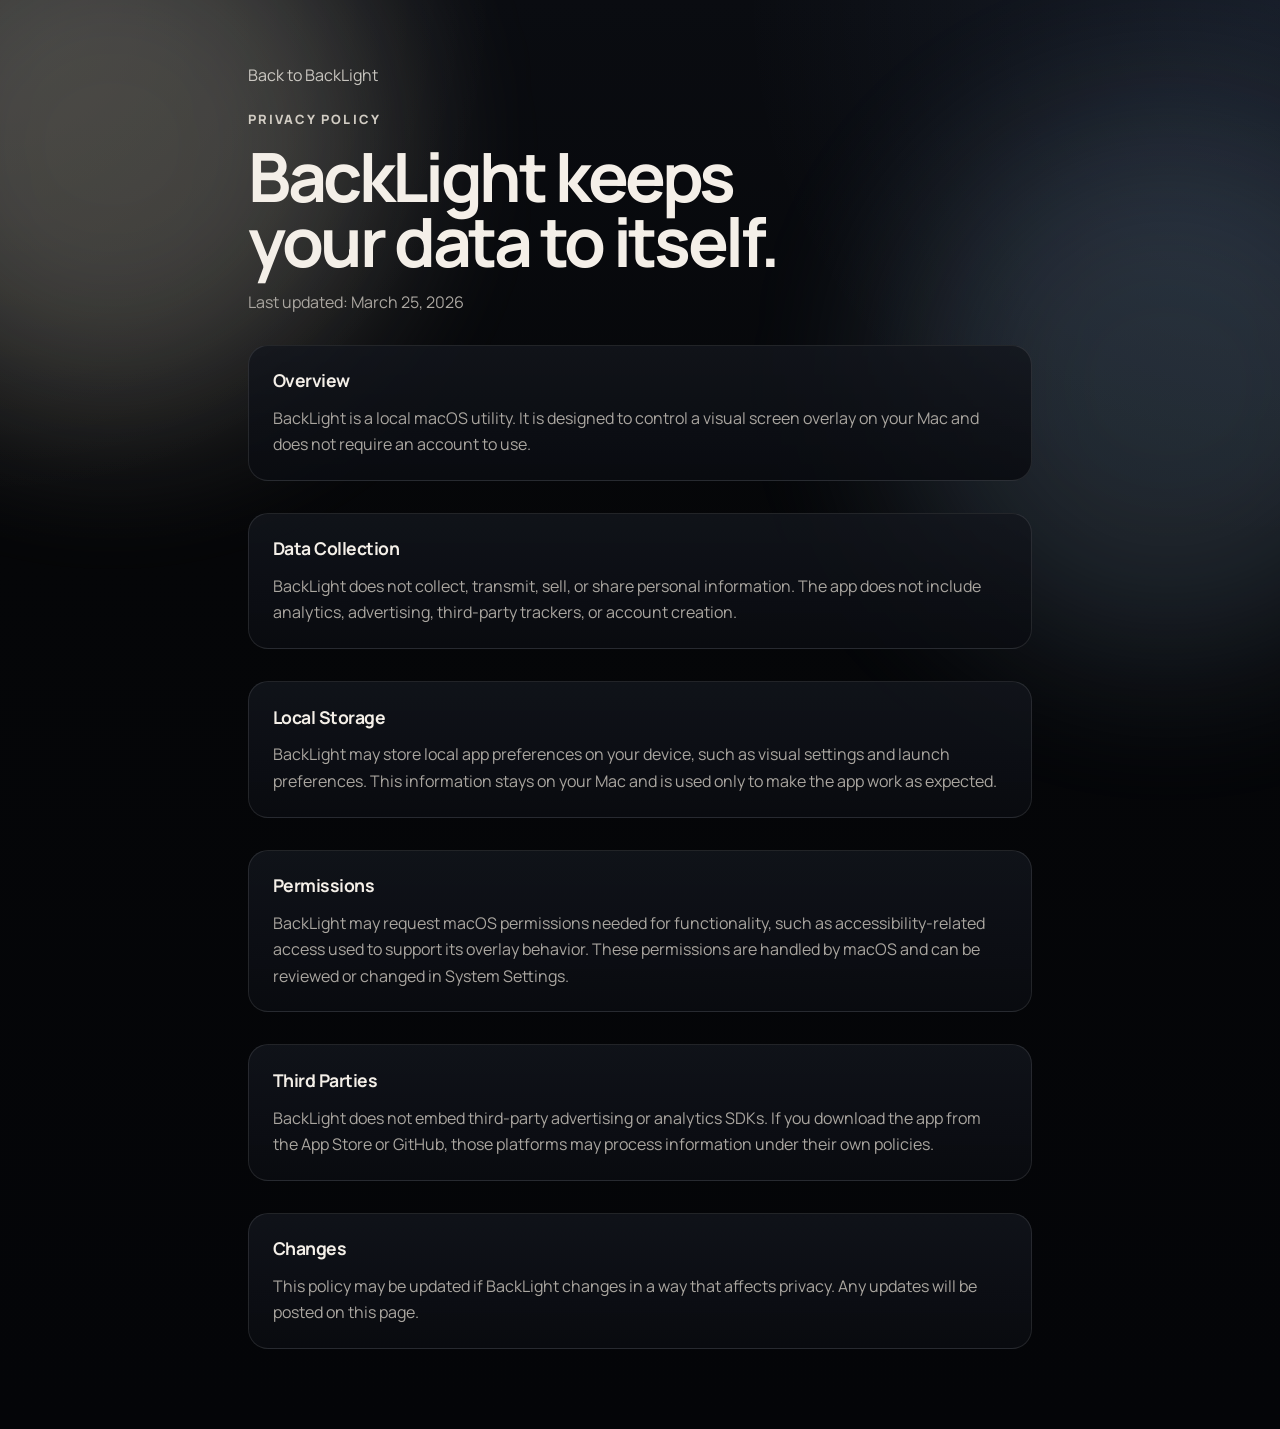
<file: privacy.html>
<!doctype html>
<html lang="en">
  <head>
    <meta charset="utf-8" />
    <meta name="viewport" content="width=device-width, initial-scale=1" />
    <title>BackLight Privacy Policy</title>
    <meta
      name="description"
      content="Privacy Policy for the BackLight macOS app."
    />
    <link rel="icon" type="image/png" href="./icon_128x128.png" />
    <link rel="preconnect" href="https://fonts.googleapis.com" />
    <link rel="preconnect" href="https://fonts.gstatic.com" crossorigin />
    <link
      href="https://fonts.googleapis.com/css2?family=Manrope:wght@400;500;700;800&display=swap"
      rel="stylesheet"
    />
    <link rel="stylesheet" href="./styles.css" />
  </head>
  <body>
    <div class="page-glow page-glow--left" aria-hidden="true"></div>
    <div class="page-glow page-glow--right" aria-hidden="true"></div>
    <main class="policy">
      <a class="policy__back" href="./index.html">Back to BackLight</a>
      <p class="policy__eyebrow">Privacy Policy</p>
      <h1>BackLight keeps your data to itself.</h1>
      <p class="policy__updated">Last updated: March 25, 2026</p>

      <section class="policy__section">
        <h2>Overview</h2>
        <p>
          BackLight is a local macOS utility. It is designed to control a visual screen
          overlay on your Mac and does not require an account to use.
        </p>
      </section>

      <section class="policy__section">
        <h2>Data Collection</h2>
        <p>
          BackLight does not collect, transmit, sell, or share personal information.
          The app does not include analytics, advertising, third-party trackers, or
          account creation.
        </p>
      </section>

      <section class="policy__section">
        <h2>Local Storage</h2>
        <p>
          BackLight may store local app preferences on your device, such as visual
          settings and launch preferences. This information stays on your Mac and is
          used only to make the app work as expected.
        </p>
      </section>

      <section class="policy__section">
        <h2>Permissions</h2>
        <p>
          BackLight may request macOS permissions needed for functionality, such as
          accessibility-related access used to support its overlay behavior. These
          permissions are handled by macOS and can be reviewed or changed in System
          Settings.
        </p>
      </section>

      <section class="policy__section">
        <h2>Third Parties</h2>
        <p>
          BackLight does not embed third-party advertising or analytics SDKs. If you
          download the app from the App Store or GitHub, those platforms may process
          information under their own policies.
        </p>
      </section>

      <section class="policy__section">
        <h2>Changes</h2>
        <p>
          This policy may be updated if BackLight changes in a way that affects privacy.
          Any updates will be posted on this page.
        </p>
      </section>
    </main>
  </body>
</html>
</file>
<file: styles.css>
:root {
  --bg: #050608;
  --bg-deep: #090b10;
  --surface: rgba(15, 18, 24, 0.72);
  --surface-strong: rgba(22, 25, 33, 0.92);
  --text: #f4efe8;
  --muted: #aaa6a0;
  --line: rgba(255, 255, 255, 0.1);
  --primary: #f6f3ee;
  --primary-contrast: #090b10;
  --secondary: rgba(17, 19, 25, 0.88);
  --shadow: 0 36px 90px rgba(0, 0, 0, 0.45);
  --glow: rgba(255, 247, 222, 0.24);
  --glow-strong: rgba(179, 214, 255, 0.18);
}

* {
  box-sizing: border-box;
}

html,
body {
  margin: 0;
  min-height: 100%;
}

body {
  position: relative;
  overflow-x: hidden;
  font-family: "Manrope", sans-serif;
  color: var(--text);
  background:
    radial-gradient(circle at top left, rgba(255, 248, 226, 0.08), transparent 26%),
    radial-gradient(circle at top right, rgba(146, 188, 255, 0.1), transparent 28%),
    linear-gradient(180deg, #0a0c11 0%, var(--bg) 38%, #040508 100%);
}

.page-glow {
  position: fixed;
  width: 34rem;
  height: 34rem;
  border-radius: 50%;
  filter: blur(90px);
  opacity: 0.9;
  pointer-events: none;
  z-index: 0;
  animation: glowFloat 12s ease-in-out infinite;
}

.page-glow--left {
  left: -10rem;
  top: -8rem;
  background: var(--glow);
}

.page-glow--right {
  right: -10rem;
  top: 7rem;
  background: var(--glow-strong);
  animation-delay: -4s;
}

.hero {
  position: relative;
  z-index: 1;
  min-height: 100vh;
  display: grid;
  gap: 3rem;
  align-items: center;
  grid-template-columns: minmax(0, 1.1fr) minmax(320px, 0.9fr);
  padding: 4rem clamp(1.25rem, 4vw, 4rem);
}

.hero__content {
  max-width: 42rem;
}

.eyebrow {
  margin: 0 0 1rem;
  font-size: 0.8rem;
  font-weight: 800;
  letter-spacing: 0.16em;
  text-transform: uppercase;
  color: #d2cdc4;
  opacity: 0;
  transform: translateY(14px);
  animation: fadeRise 720ms ease forwards;
}

h1 {
  margin: 0;
  font-size: clamp(3rem, 7vw, 5.8rem);
  line-height: 0.95;
  letter-spacing: -0.06em;
  text-wrap: balance;
  opacity: 0;
  transform: translateY(22px);
  animation: fadeRise 900ms cubic-bezier(0.2, 0.9, 0.2, 1) 120ms forwards;
}

.lede {
  max-width: 36rem;
  margin: 1.5rem 0 0;
  font-size: clamp(1.05rem, 2vw, 1.3rem);
  line-height: 1.6;
  color: var(--muted);
  opacity: 0;
  transform: translateY(18px);
  animation: fadeRise 850ms ease 220ms forwards;
}

.notes {
  display: grid;
  gap: 1rem;
  grid-template-columns: repeat(3, minmax(0, 1fr));
  margin-top: 2rem;
}

.note {
  padding: 1.2rem;
  border: 1px solid rgba(255, 255, 255, 0.1);
  border-radius: 1.25rem;
  background: linear-gradient(180deg, rgba(19, 22, 29, 0.82) 0%, rgba(10, 12, 17, 0.9) 100%);
  box-shadow: inset 0 1px 0 rgba(255, 255, 255, 0.03);
  opacity: 0;
  transform: translateY(20px);
  animation: fadeRise 760ms ease forwards;
}

.note h2 {
  margin: 0;
  font-size: 0.95rem;
  letter-spacing: -0.03em;
}

.note p {
  margin: 0.7rem 0 0;
  color: var(--muted);
  line-height: 1.55;
  font-size: 0.95rem;
}

.actions {
  display: flex;
  flex-wrap: wrap;
  gap: 1rem;
  margin-top: 2rem;
  opacity: 0;
  transform: translateY(18px);
  animation: fadeRise 850ms ease 320ms forwards;
}

.button {
  display: inline-flex;
  align-items: center;
  justify-content: center;
  min-height: 3.5rem;
  padding: 0.95rem 1.35rem;
  border: 1px solid var(--line);
  border-radius: 999px;
  text-decoration: none;
  font-weight: 700;
  color: var(--text);
  transition:
    transform 180ms ease,
    box-shadow 180ms ease,
    background-color 180ms ease,
    border-color 180ms ease;
}

.button:hover {
  transform: translateY(-2px);
  box-shadow: 0 20px 40px rgba(0, 0, 0, 0.32);
}

.button--primary {
  color: var(--primary-contrast);
  background: linear-gradient(180deg, #fff9f2 0%, #d7d8dc 100%);
  border-color: rgba(255, 255, 255, 0.5);
}

.button--secondary {
  background: rgba(15, 18, 24, 0.78);
}

.button--secondary:hover {
  border-color: rgba(255, 255, 255, 0.24);
}

.button[aria-disabled="true"] {
  opacity: 0.82;
  pointer-events: none;
}

.meta {
  margin: 1rem 0 0;
  color: var(--muted);
  font-size: 0.95rem;
  opacity: 0;
  transform: translateY(18px);
  animation: fadeRise 850ms ease 420ms forwards;
}

.preview {
  display: flex;
  justify-content: center;
}

.preview--mobile {
  display: none;
  margin-top: 2.75rem;
}

.preview__frame {
  position: relative;
  width: min(100%, 35rem);
  padding: 0;
  border: 0;
  border-radius: 1.5rem;
  background: transparent;
  backdrop-filter: none;
  box-shadow: var(--shadow);
  opacity: 0;
  transform: perspective(1600px) rotateY(-11deg) rotateX(3deg) translateY(24px) scale(0.97);
  animation: heroReveal 1.15s cubic-bezier(0.2, 0.9, 0.2, 1) 180ms forwards;
}

.preview__image {
  display: block;
  width: 100%;
  height: auto;
  border-radius: 1.5rem;
}

.demo {
  position: relative;
  z-index: 1;
  display: grid;
  gap: 2rem;
  grid-template-columns: minmax(0, 0.9fr) minmax(0, 1.1fr);
  align-items: center;
  padding: 0 clamp(1.25rem, 4vw, 4rem) 4rem;
}

.demo__content {
  max-width: 30rem;
}

.demo__eyebrow {
  margin: 0 0 0.85rem;
  font-size: 0.78rem;
  font-weight: 800;
  letter-spacing: 0.16em;
  text-transform: uppercase;
  color: #d2cdc4;
}

.demo h2 {
  margin: 0;
  font-size: clamp(1.9rem, 4vw, 3.2rem);
  line-height: 1;
  letter-spacing: -0.05em;
}

.demo__text {
  margin: 1rem 0 0;
  color: var(--muted);
  font-size: 1rem;
  line-height: 1.65;
}

.demo__video-wrap {
  border-radius: 1.5rem;
  overflow: hidden;
  box-shadow: var(--shadow);
  background: rgba(10, 12, 17, 0.88);
}

.demo__video {
  display: block;
  width: 100%;
  height: auto;
}

.comparison {
  position: relative;
  z-index: 1;
  padding: 0 clamp(1.25rem, 4vw, 4rem) 5.5rem;
}

.comparison__content {
  max-width: 42rem;
  margin-bottom: 2rem;
}

.comparison__eyebrow {
  margin: 0 0 0.85rem;
  font-size: 0.78rem;
  font-weight: 800;
  letter-spacing: 0.16em;
  text-transform: uppercase;
  color: #d2cdc4;
}

.comparison h2 {
  margin: 0;
  font-size: clamp(1.9rem, 4vw, 3.2rem);
  line-height: 1;
  letter-spacing: -0.05em;
}

.comparison__text {
  max-width: 38rem;
  margin: 1rem 0 0;
  color: var(--muted);
  font-size: 1rem;
  line-height: 1.65;
}

.comparison__grid {
  display: grid;
  gap: 1.5rem;
  grid-template-columns: repeat(2, minmax(0, 1fr));
}

.comparison__card {
  margin: 0;
  border-radius: 1.5rem;
  overflow: hidden;
  background: rgba(10, 12, 17, 0.88);
  box-shadow: var(--shadow);
}

.comparison__image {
  display: block;
  width: 100%;
  height: auto;
}

.comparison__card figcaption {
  padding: 1rem 1.15rem 1.1rem;
  color: rgba(244, 239, 232, 0.82);
  font-size: 0.82rem;
  font-weight: 800;
  letter-spacing: 0.14em;
  text-transform: uppercase;
}

.comparison__video-wrap {
  margin-top: 1.5rem;
  border-radius: 1.5rem;
  overflow: hidden;
  box-shadow: var(--shadow);
  background: rgba(10, 12, 17, 0.88);
}

.comparison__video {
  display: block;
  width: 100%;
  height: auto;
}

.footer {
  position: relative;
  z-index: 1;
  display: flex;
  align-items: center;
  justify-content: space-between;
  gap: 1.25rem;
  padding: 0 1.5rem 2rem;
}

.footer__left {
  display: flex;
  align-items: center;
  gap: 0.75rem;
  flex-wrap: wrap;
}

.footer__icon {
  width: 44px;
  height: 44px;
  display: block;
  border-radius: 0.9rem;
}

.footer p {
  margin: 0;
  color: rgba(244, 239, 232, 0.62);
  font-size: 0.88rem;
  letter-spacing: 0.08em;
  text-transform: uppercase;
}

.footer__link {
  color: rgba(244, 239, 232, 0.78);
  font-size: 0.88rem;
  letter-spacing: 0.08em;
  text-transform: uppercase;
  text-decoration: none;
  transition: opacity 180ms ease;
}

.footer__link:hover {
  opacity: 0.8;
}

.footer__button {
  flex: 0 0 auto;
}

.policy {
  position: relative;
  z-index: 1;
  max-width: 52rem;
  margin: 0 auto;
  padding: 4rem 1.5rem 5rem;
}

.policy__back {
  display: inline-block;
  margin-bottom: 1.5rem;
  color: rgba(244, 239, 232, 0.78);
  text-decoration: none;
}

.policy__eyebrow {
  margin: 0 0 1rem;
  font-size: 0.8rem;
  font-weight: 800;
  letter-spacing: 0.16em;
  text-transform: uppercase;
  color: #d2cdc4;
}

.policy h1 {
  margin: 0;
  font-size: clamp(2.5rem, 6vw, 4.25rem);
  line-height: 0.96;
  letter-spacing: -0.05em;
  opacity: 1;
  transform: none;
  animation: none;
}

.policy__updated {
  margin: 1rem 0 0;
  color: var(--muted);
}

.policy__section {
  margin-top: 2rem;
  padding: 1.4rem 1.5rem;
  border: 1px solid rgba(255, 255, 255, 0.1);
  border-radius: 1.25rem;
  background: linear-gradient(180deg, rgba(19, 22, 29, 0.82) 0%, rgba(10, 12, 17, 0.9) 100%);
}

.policy__section h2 {
  margin: 0 0 0.8rem;
  font-size: 1.1rem;
  letter-spacing: -0.03em;
}

.policy__section p {
  margin: 0;
  color: var(--muted);
  line-height: 1.65;
}

.note--one {
  animation-delay: 460ms;
}

.note--two {
  animation-delay: 540ms;
}

.note--three {
  animation-delay: 620ms;
}

@keyframes fadeRise {
  from {
    opacity: 0;
    transform: translateY(18px);
  }

  to {
    opacity: 1;
    transform: translateY(0);
  }
}

@keyframes heroReveal {
  from {
    opacity: 0;
    transform: perspective(1600px) rotateY(-11deg) rotateX(3deg) translateY(24px) scale(0.97);
  }

  65% {
    opacity: 1;
  }

  to {
    opacity: 1;
    transform: perspective(1600px) rotateY(-5deg) rotateX(1deg) translateY(0) scale(1);
  }
}

@keyframes glowFloat {
  0%,
  100% {
    transform: translate3d(0, 0, 0);
  }

  50% {
    transform: translate3d(0, 30px, 0);
  }
}

@media (prefers-reduced-motion: reduce) {
  .page-glow,
  .eyebrow,
  h1,
  .lede,
  .actions,
  .meta,
  .note,
  .preview__frame {
    animation: none;
    opacity: 1;
    transform: none;
  }
}

@media (max-width: 900px) {
  .hero {
    grid-template-columns: 1fr;
    padding-top: 2.5rem;
  }

  .hero__content {
    max-width: none;
  }

  .notes {
    grid-template-columns: 1fr;
  }

  .preview--desktop {
    display: none;
  }

  .preview--mobile {
    display: flex;
    margin-bottom: 0.5rem;
  }

  .preview__frame {
    transform: none;
    animation: fadeRise 900ms ease 180ms forwards;
  }

  .demo {
    grid-template-columns: 1fr;
    padding-bottom: 3rem;
  }

  .comparison {
    padding-bottom: 4rem;
  }

  .comparison__grid {
    grid-template-columns: 1fr;
  }

  .footer {
    flex-direction: column;
    align-items: flex-start;
  }

  .footer__left {
    width: 100%;
    flex-direction: column;
    align-items: flex-start;
  }

  .footer__button {
    width: 100%;
    justify-content: flex-start;
  }
}
</file>
